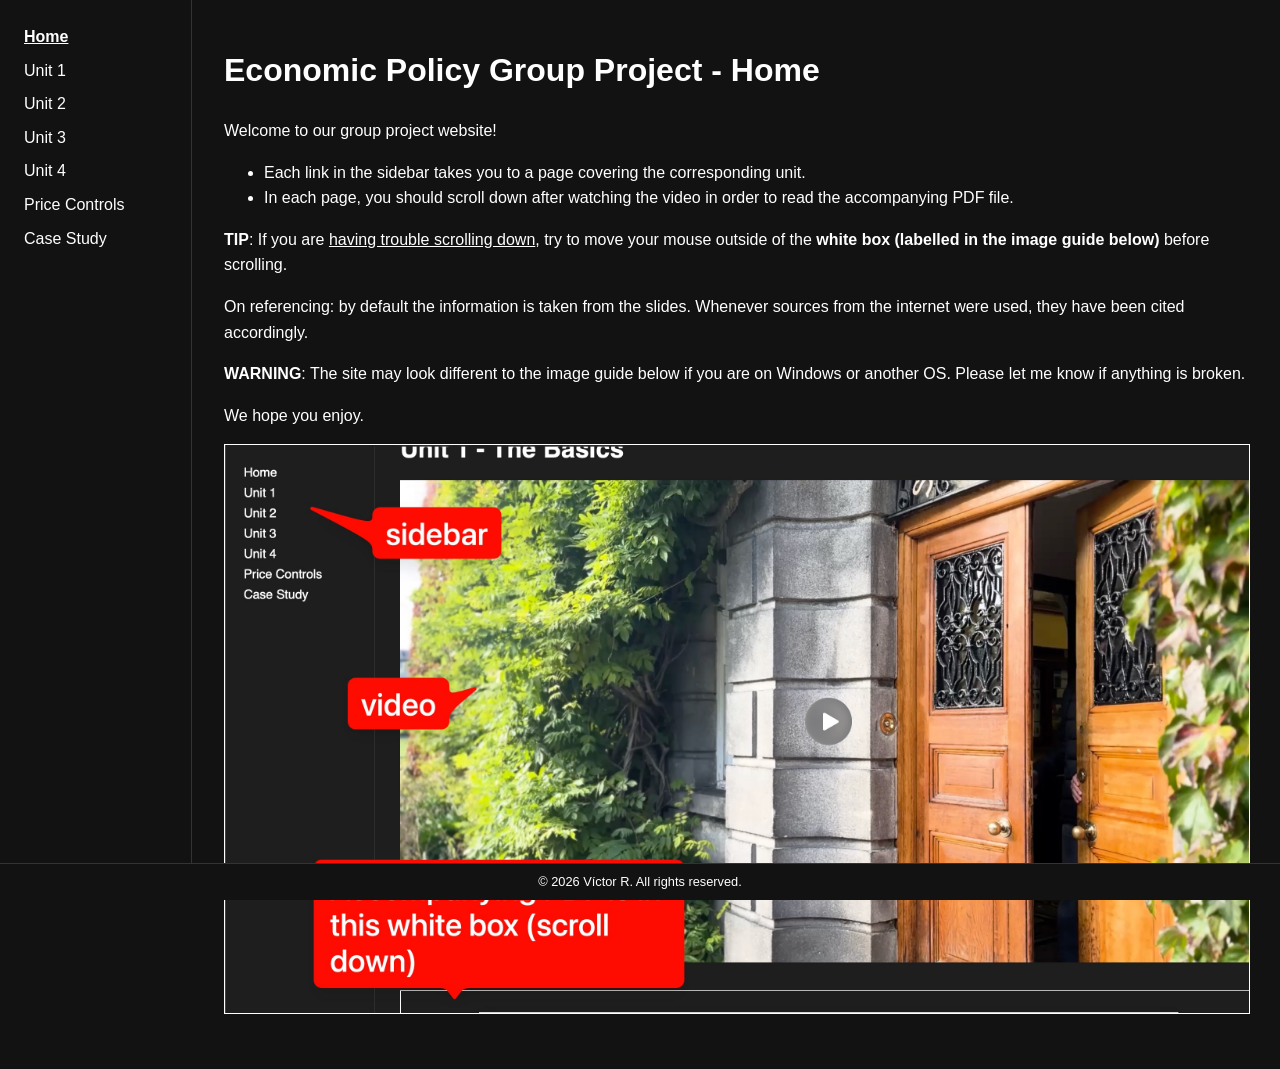
<file: index.html>
<!DOCTYPE html>
<meta charset="utf-8">
<meta name="viewport" content="width=device-width">
<title>Home</title>
<link rel="stylesheet" href="style.css">
<nav>
    <u><b><a href="index.html">Home</a></b></u>
    <a href="unit1.html">Unit 1</a>
    <a href="unit2.html">Unit 2</a>
    <a href="unit3.html">Unit 3</a>
    <a href="unit4.html">Unit 4</a>
    <a href="price-controls.html">Price Controls</a>
    <a href="case-study.html">Case Study</a>
</nav>
<main>
  <h1>Economic Policy Group Project - Home</h1>
  <p>Welcome to our group project website!</p>
    <ul>
      <li>Each link in 
    the sidebar takes you to a page covering the corresponding unit.</li>
      <li>In each page, you should scroll down after watching the video 
    in order to read the accompanying PDF file.</li>
    </ul>

  <p>
  <b>TIP</b>: If you are <u>having trouble scrolling down</u>, try to move your 
  mouse outside of the <b>white box (labelled in the image guide 
    below)</b> before scrolling. <br>
  </p>
  
  <p>
    On referencing: by default the information is taken from the slides. Whenever sources from the internet
    were used, they have been cited accordingly. 
  </p>
  
  <p>
    <b>WARNING</b>: The site may look different to the image guide below if you are on Windows or another OS. Please let me know if anything is broken.
  </p>

  <p>We hope you enjoy.</p>

  <img src="assets/guide.jpeg" alt="Image guide">
</main>
<footer>© 2026 Víctor R. All rights reserved.</footer>
</file>
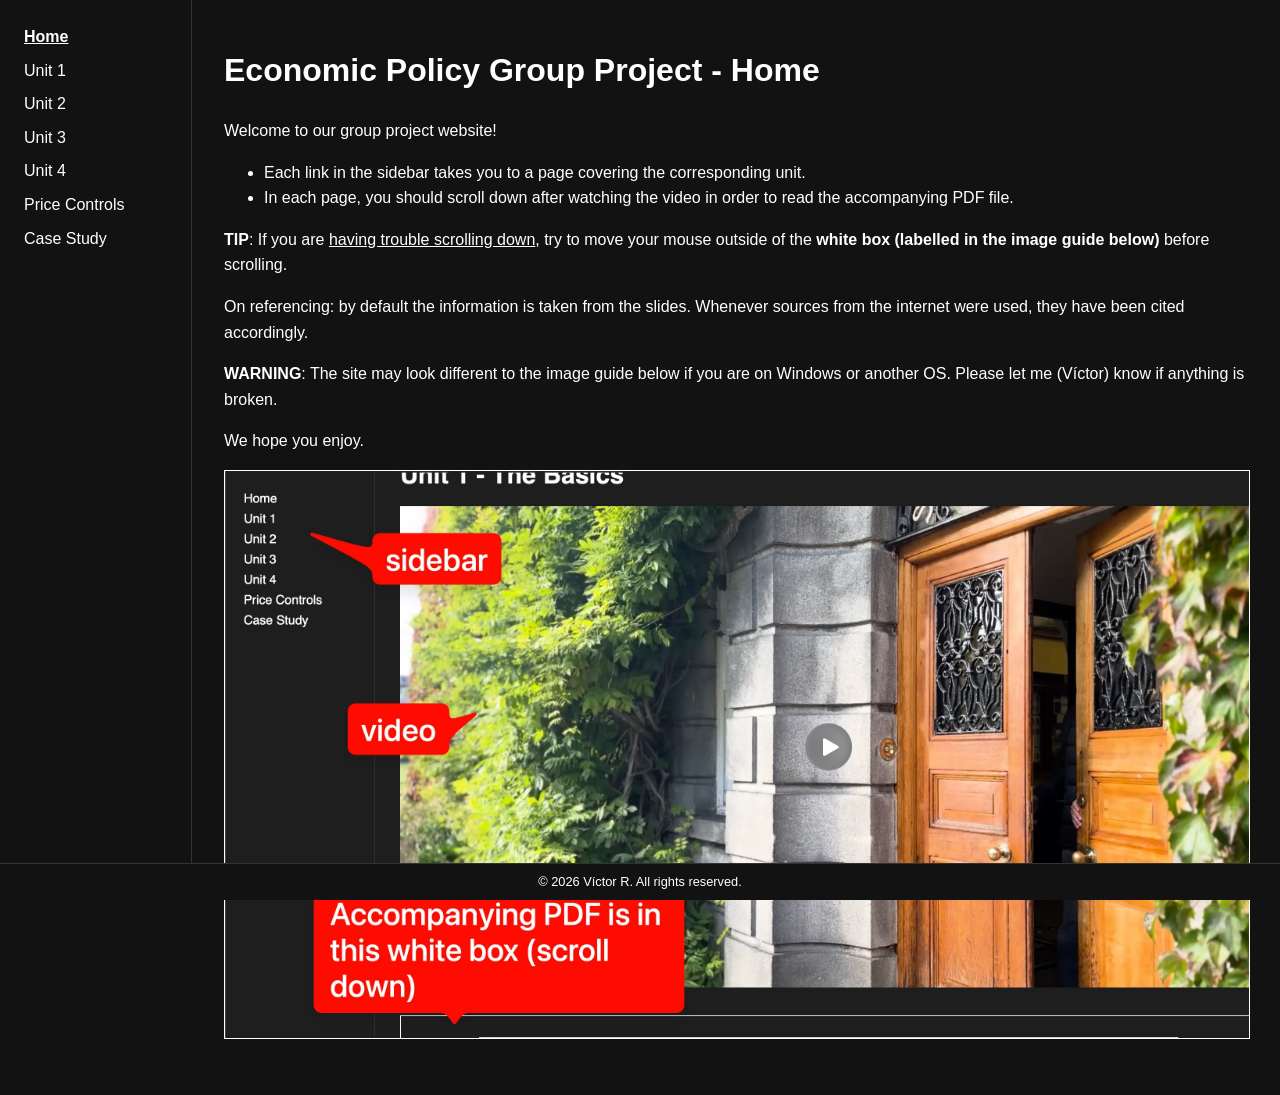
<file: src/index.html>
<!DOCTYPE html>
<meta charset="utf-8">
<meta name="viewport" content="width=device-width">
<title>Home</title>
<link rel="stylesheet" href="style.css">
<nav>
    <u><b><a href="index.html">Home</a></b></u>
    <a href="unit1.html">Unit 1</a>
    <a href="unit2.html">Unit 2</a>
    <a href="unit3.html">Unit 3</a>
    <a href="unit4.html">Unit 4</a>
    <a href="price-controls.html">Price Controls</a>
    <a href="case-study.html">Case Study</a>
</nav>
<main>
  <h1>Economic Policy Group Project - Home</h1>
  <p>Welcome to our group project website!</p>
    <ul>
      <li>Each link in 
    the sidebar takes you to a page covering the corresponding unit.</li>
      <li>In each page, you should scroll down after watching the video 
    in order to read the accompanying PDF file.</li>
    </ul>

  <p>
  <b>TIP</b>: If you are <u>having trouble scrolling down</u>, try to move your 
  mouse outside of the <b>white box (labelled in the image guide 
    below)</b> before scrolling. <br>
  </p>
  
  <p>
    On referencing: by default the information is taken from the slides. Whenever sources from the internet
    were used, they have been cited accordingly. 
  </p>
  
  <p>
    <b>WARNING</b>: The site may look different to the image guide below if you are on Windows or another OS. Please let me (Víctor) know if anything is broken.
  </p>

  <p>We hope you enjoy.</p>

  <img src="../assets/guide.jpeg" alt="Image guide">
</main>
<footer>© 2026 Víctor R. All rights reserved.</footer>
</file>
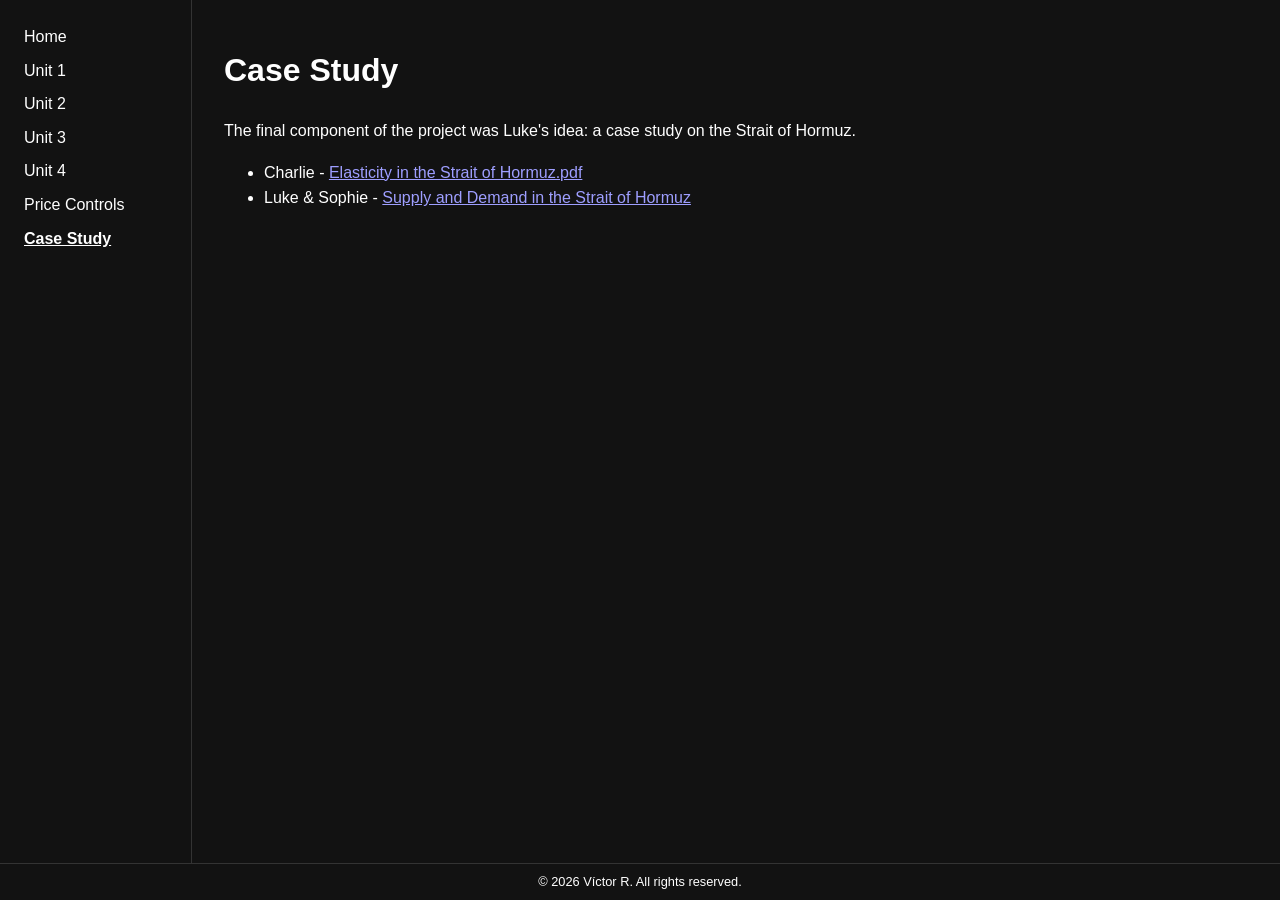
<file: case-study.html>
<!DOCTYPE html>
<meta charset="utf-8">
<meta name="viewport" content="width=device-width">
<title>Case Study</title>
<link rel="stylesheet" href="style.css">
<nav>
    <a href="index.html">Home</a>
    <a href="unit1.html">Unit 1</a>
    <a href="unit2.html">Unit 2</a>
    <a href="unit3.html">Unit 3</a>
    <a href="unit4.html">Unit 4</a>
    <a href="price-controls.html">Price Controls</a>
    <u><b><a href="case-study.html">Case Study</a></b></u>
</nav>
<main>
  <h1>Case Study</h1>
  <p>The final component of the project was Luke's idea: a case study on the Strait of Hormuz.</p>
  <ul>
    <li>
      Charlie - <a href="pdf/Elasticity in the Strait of Hormuz.pdf" target="_blank">Elasticity in the Strait of Hormuz.pdf</a>
    </li>

    <li>
      Luke & Sophie - <a href="pdf/Supply and Demand in the Strait of Hormuz.pdf" target="_blank">Supply and Demand in the Strait of Hormuz</a>
    </li>

  </ul>
</main>
<footer>© 2026 Víctor R. All rights reserved.</footer>
</file>
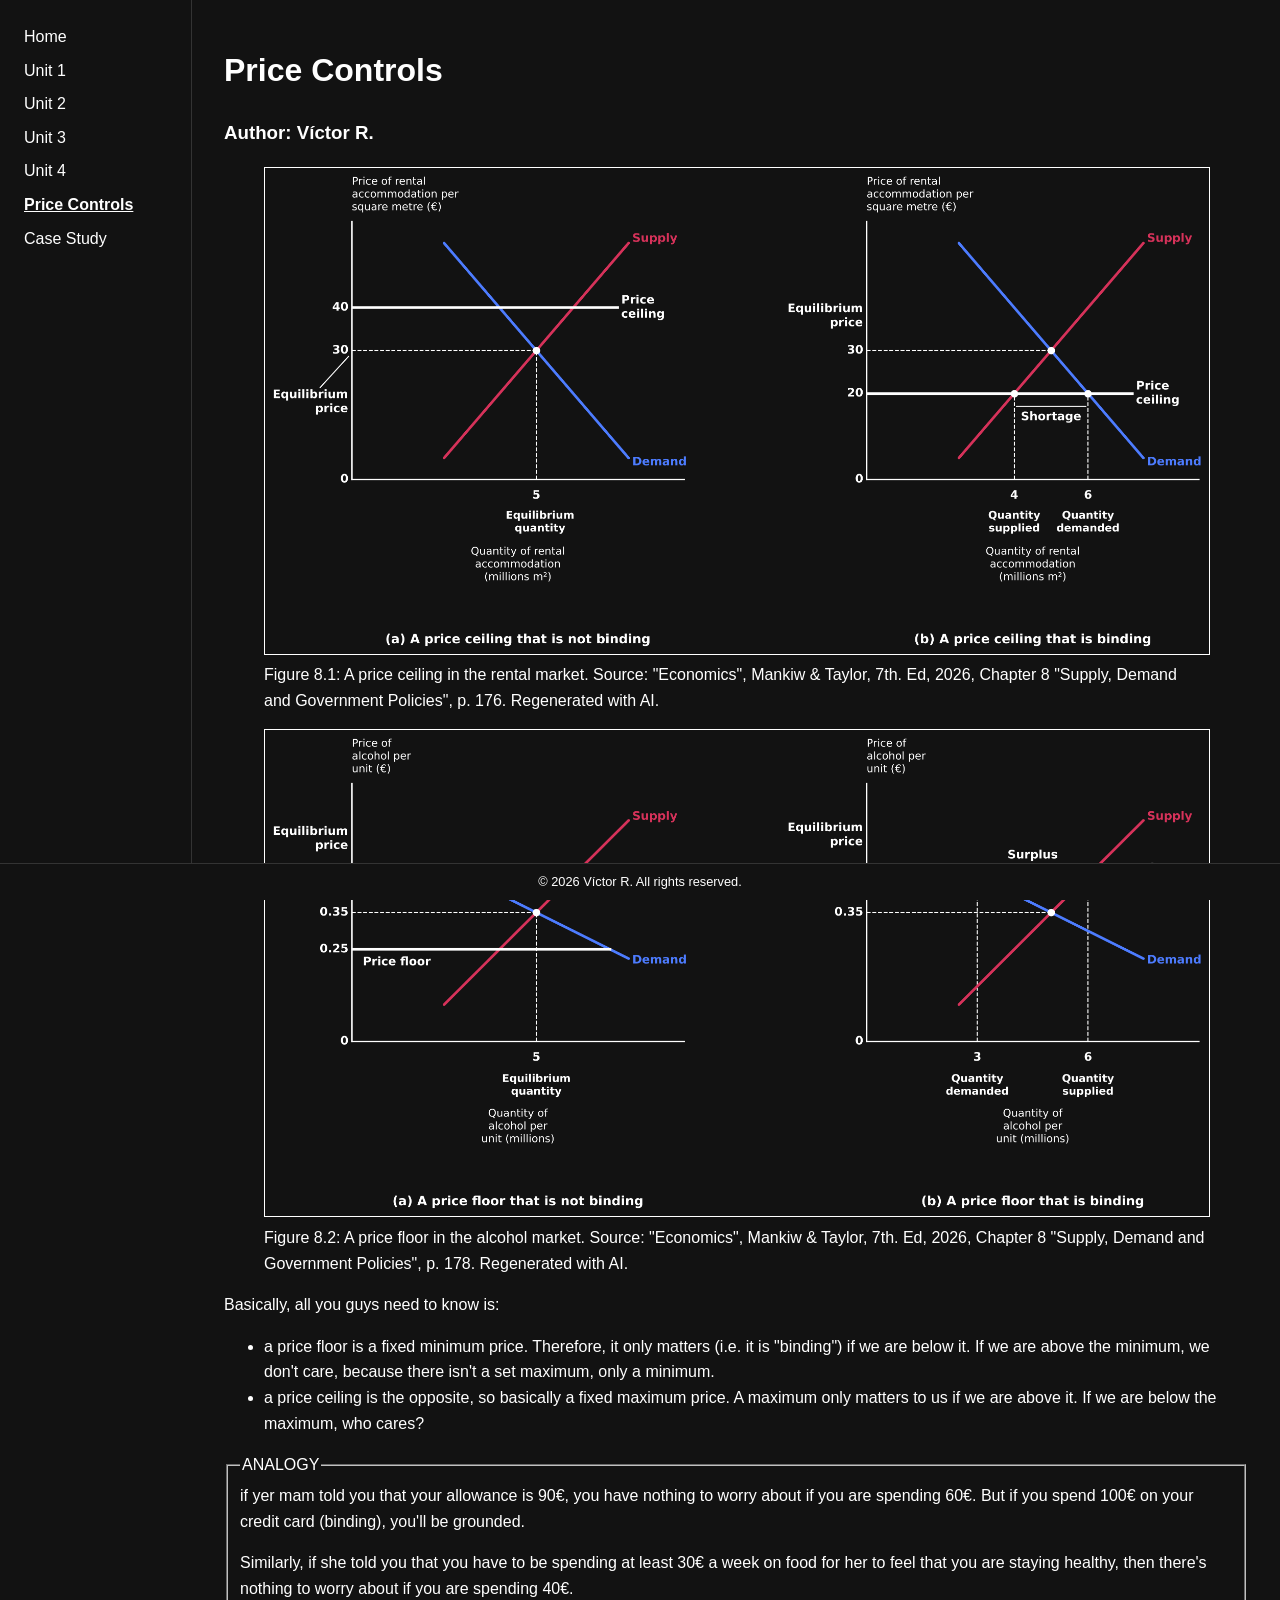
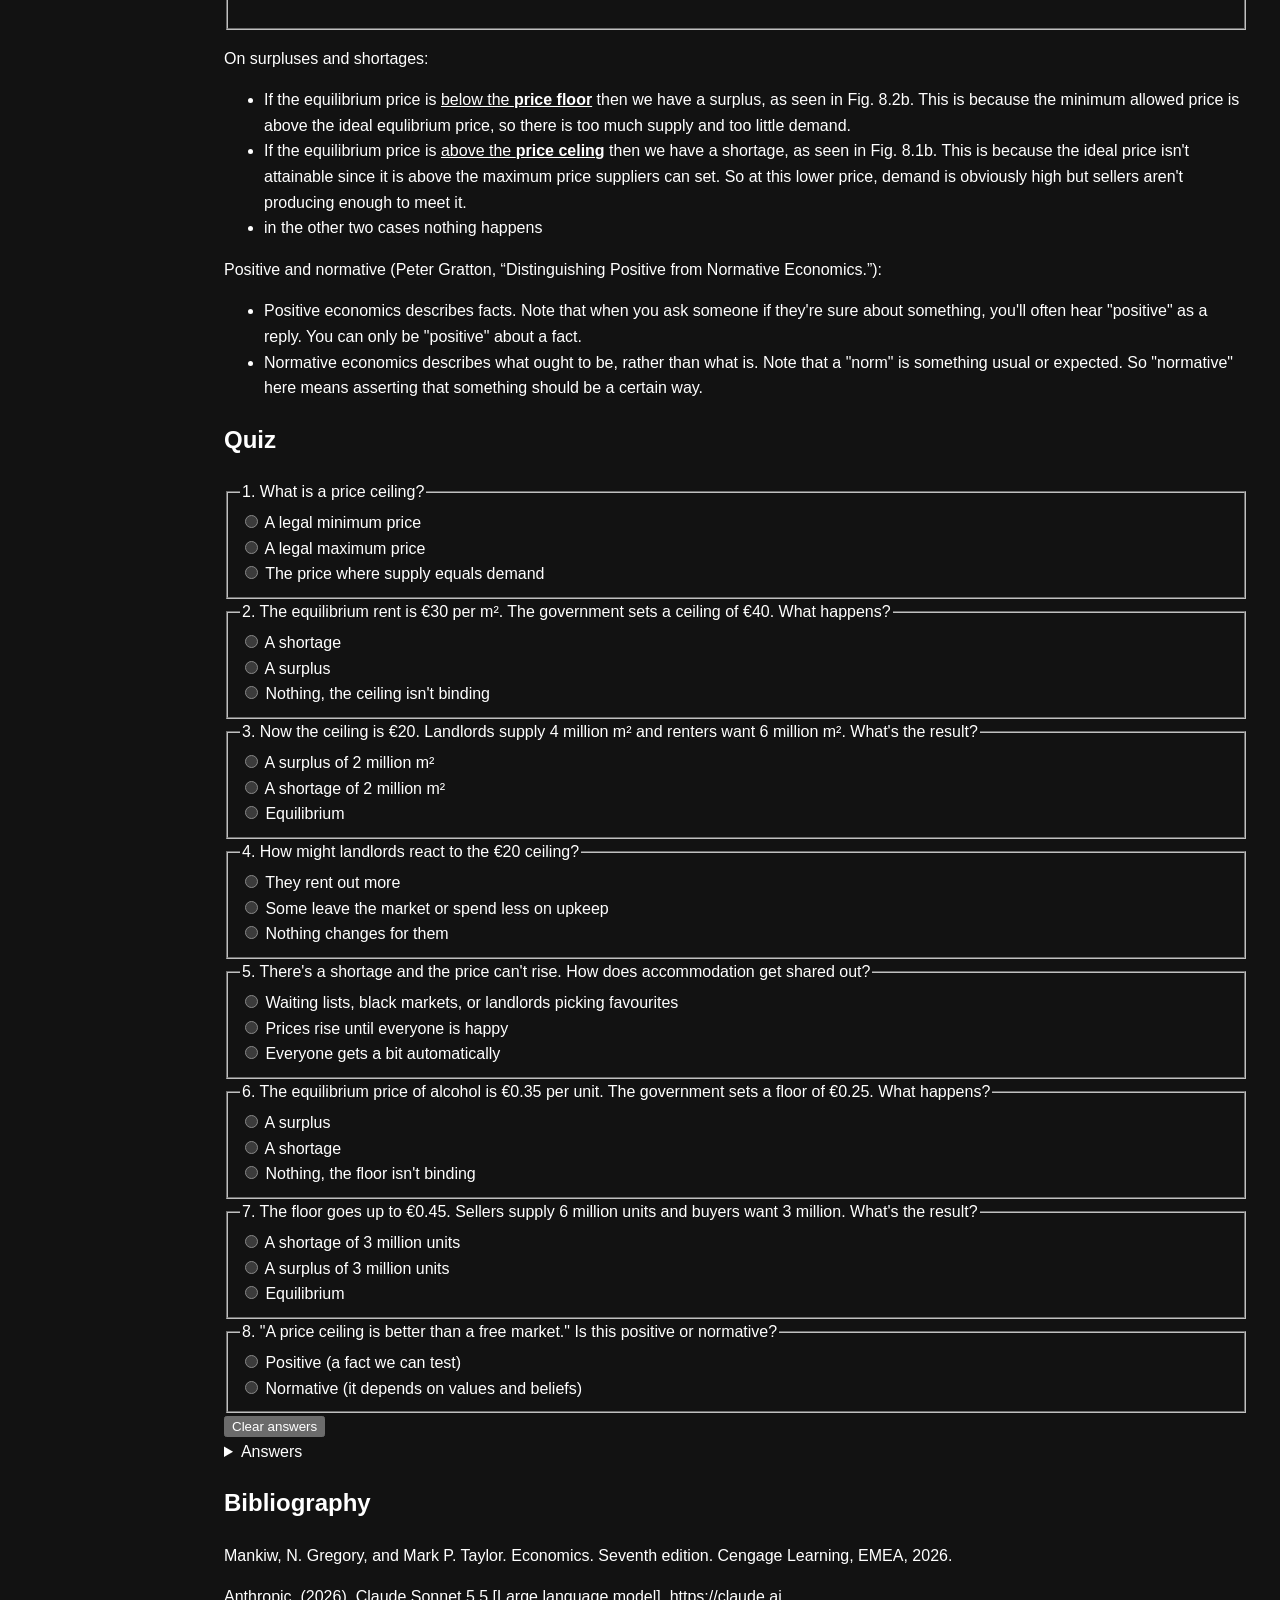
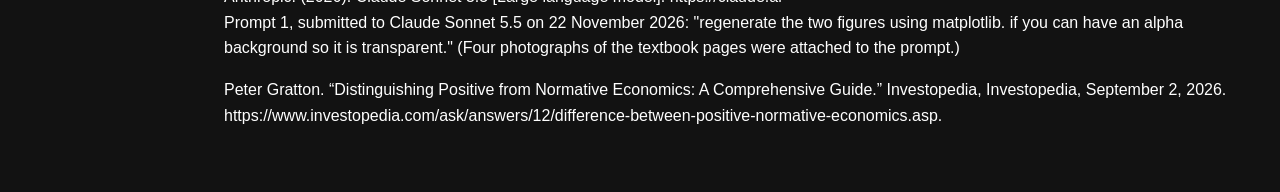
<file: price-controls.html>
<!DOCTYPE html>
<meta charset="utf-8">
<meta name="viewport" content="width=device-width">
<title>Price Controls</title>
<link rel="stylesheet" href="style.css">

<nav>
  <a href="index.html">Home</a>
  <a href="unit1.html">Unit 1</a>
  <a href="unit2.html">Unit 2</a>
  <a href="unit3.html">Unit 3</a>
  <a href="unit4.html">Unit 4</a>
  <u><b><a href="price-controls.html">Price Controls</a></b></u>
  <a href="case-study.html">Case Study</a>
</nav>

<main>
  <h1>Price Controls</h1>
  <h3>Author: Víctor R.</h3>

  <figure>
    <img src="assets/figure_8_1_price_ceiling.png" alt="Figure 8.1: a rent market with a price ceiling that is not binding (a) and one that is binding (b)">
    <figcaption>Figure 8.1: A price ceiling in the rental market. Source: "Economics", Mankiw & Taylor, 
    7th. Ed, 2026, Chapter 8 "Supply, Demand and Government Policies", p. 176. Regenerated with AI.</figcaption>
  </figure>

  <figure>
    <img src="assets/figure_8_2_price_floor.png" alt="Figure 8.2: an alcohol market with a price floor that is not binding (a) and one that is binding (b)">
    <figcaption>Figure 8.2: A price floor in the alcohol market. Source: "Economics", Mankiw & Taylor, 
    7th. Ed, 2026, Chapter 8 "Supply, Demand and Government Policies", p. 178. Regenerated with AI.</figcaption>
  </figure>

  <p>Basically, all you guys need to know is:
    <ul>
      <li>a price floor is a fixed minimum price. Therefore, it only matters (i.e. it is "binding") if we are below it. 
        If we are above the minimum, we don't care, because there isn't a set maximum, only a minimum.
      </li>
      <li>a price ceiling is the opposite, so basically a fixed maximum price. A maximum only matters to us if we are
        above it. If we are below the maximum, who cares?
      </li>
    </ul>
  </p>
    

  <fieldset>
    
    <legend>ANALOGY</legend>
      if yer mam told you that your allowance is 90€, you have nothing to worry about if you are
      spending 60€. But if you spend 100€ on your credit card (binding), you'll be grounded.
    </p>

    <p> 
      Similarly, if she told you that you have to be spending at least 30€ a week on food for her to feel that 
      you are staying healthy, then there's nothing to worry about if you are spending 40€.
    </p>

  </fieldset>

  <p>
    On surpluses and shortages:
    <ul>
      <li>
        If the equilibrium price is <u>below the <b>price floor</b></u> then we have a surplus, as seen in Fig. 8.2b. 
      This is because the minimum allowed price is above the ideal equlibrium price, so there is
      too much supply and too little demand.
    </li>

    <li>
      If the equilibrium price is <u>above the <b>price celing</b></u> then we have a shortage, as seen in Fig. 8.1b.
      This is because the ideal price isn't attainable since it is above the maximum price suppliers can set. 
      So at this lower price, demand is obviously high but sellers aren't producing enough to meet it. 
    </li>

    <li>in the other two cases nothing happens</li>
    </ul>
  </p>

  <p>
    Positive and normative (Peter Gratton, “Distinguishing Positive from Normative Economics.”):
    <ul>
      <li>
        Positive economics describes facts. Note that when you ask someone if they're sure about 
        something, you'll often hear "positive" as a reply. You can only be "positive" about a fact. 
      </li>
      <li>
        Normative economics describes what ought to be, rather than what is. Note that a "norm" is
        something usual or expected. So "normative" here means asserting that something should
        be a certain way. 
      </li>
    </ul>
  </p>      

  <h2>Quiz</h2>

  <form>
    <fieldset>
      <legend>1. What is a price ceiling?</legend>
      <label><input type="radio" name="q1"> A legal minimum price</label><br>
      <label><input type="radio" name="q1"> A legal maximum price</label><br>
      <label><input type="radio" name="q1"> The price where supply equals demand</label>
    </fieldset>

    <fieldset>
      <legend>2. The equilibrium rent is €30 per m². The government sets a ceiling of €40. What happens?</legend>
      <label><input type="radio" name="q2"> A shortage</label><br>
      <label><input type="radio" name="q2"> A surplus</label><br>
      <label><input type="radio" name="q2"> Nothing, the ceiling isn't binding</label>
    </fieldset>

    <fieldset>
      <legend>3. Now the ceiling is €20. Landlords supply 4 million m² and renters want 6 million m². What's the result?</legend>
      <label><input type="radio" name="q3"> A surplus of 2 million m²</label><br>
      <label><input type="radio" name="q3"> A shortage of 2 million m²</label><br>
      <label><input type="radio" name="q3"> Equilibrium</label>
    </fieldset>

    <fieldset>
      <legend>4. How might landlords react to the €20 ceiling?</legend>
      <label><input type="radio" name="q4"> They rent out more</label><br>
      <label><input type="radio" name="q4"> Some leave the market or spend less on upkeep</label><br>
      <label><input type="radio" name="q4"> Nothing changes for them</label>
    </fieldset>

    <fieldset>
      <legend>5. There's a shortage and the price can't rise. How does accommodation get shared out?</legend>
      <label><input type="radio" name="q5"> Waiting lists, black markets, or landlords picking favourites</label><br>
      <label><input type="radio" name="q5"> Prices rise until everyone is happy</label><br>
      <label><input type="radio" name="q5"> Everyone gets a bit automatically</label>
    </fieldset>

    <fieldset>
      <legend>6. The equilibrium price of alcohol is €0.35 per unit. The government sets a floor of €0.25. What happens?</legend>
      <label><input type="radio" name="q6"> A surplus</label><br>
      <label><input type="radio" name="q6"> A shortage</label><br>
      <label><input type="radio" name="q6"> Nothing, the floor isn't binding</label>
    </fieldset>

    <fieldset>
      <legend>7. The floor goes up to €0.45. Sellers supply 6 million units and buyers want 3 million. What's the result?</legend>
      <label><input type="radio" name="q7"> A shortage of 3 million units</label><br>
      <label><input type="radio" name="q7"> A surplus of 3 million units</label><br>
      <label><input type="radio" name="q7"> Equilibrium</label>
    </fieldset>

    <fieldset>
      <legend>8. "A price ceiling is better than a free market." Is this positive or normative?</legend>
      <label><input type="radio" name="q8"> Positive (a fact we can test)</label><br>
      <label><input type="radio" name="q8"> Normative (it depends on values and beliefs)</label>
    </fieldset>

    <input type="reset" value="Clear answers">
  </form>

  <details>
    <summary>Answers</summary>
    <ol>
      <li>A legal maximum price (Mankiw and Taylor, Economics.)</li>
      <li>Nothing, the ceiling isn't binding</li>
      <li>A shortage of 2 million m²</li>
      <li>Some leave the market or spend less on upkeep</li>
      <li>Waiting lists, black markets, or landlords picking favourites</li>
      <li>Nothing, the floor isn't binding</li>
      <li>A surplus of 3 million units</li>
      <li>Normative (it depends on values and beliefs)</li>
    </ol>
  </details>

  <h2>Bibliography</h2>
  <p>
    Mankiw, N. Gregory, and Mark P. Taylor. Economics. Seventh edition. Cengage Learning, 
    EMEA, 2026.
  </p>
  <p>
    Anthropic. (2026). Claude Sonnet 5.5 [Large language model]. https://claude.ai <br>
    Prompt 1, submitted to Claude Sonnet 5.5 on 22 November 2026: "regenerate the two 
    figures using matplotlib. if you can have an alpha background so it is transparent."
    (Four photographs of the textbook pages were attached to the prompt.)
  </p>
  <p>
    Peter Gratton. “Distinguishing Positive from Normative Economics: A Comprehensive Guide.”
     Investopedia, Investopedia, September 2, 2026. https://www.investopedia.com/ask/answers/12/difference-between-positive-normative-economics.asp.
  </p>
</main>

<footer>© 2026 Víctor R. All rights reserved.</footer>
</file>
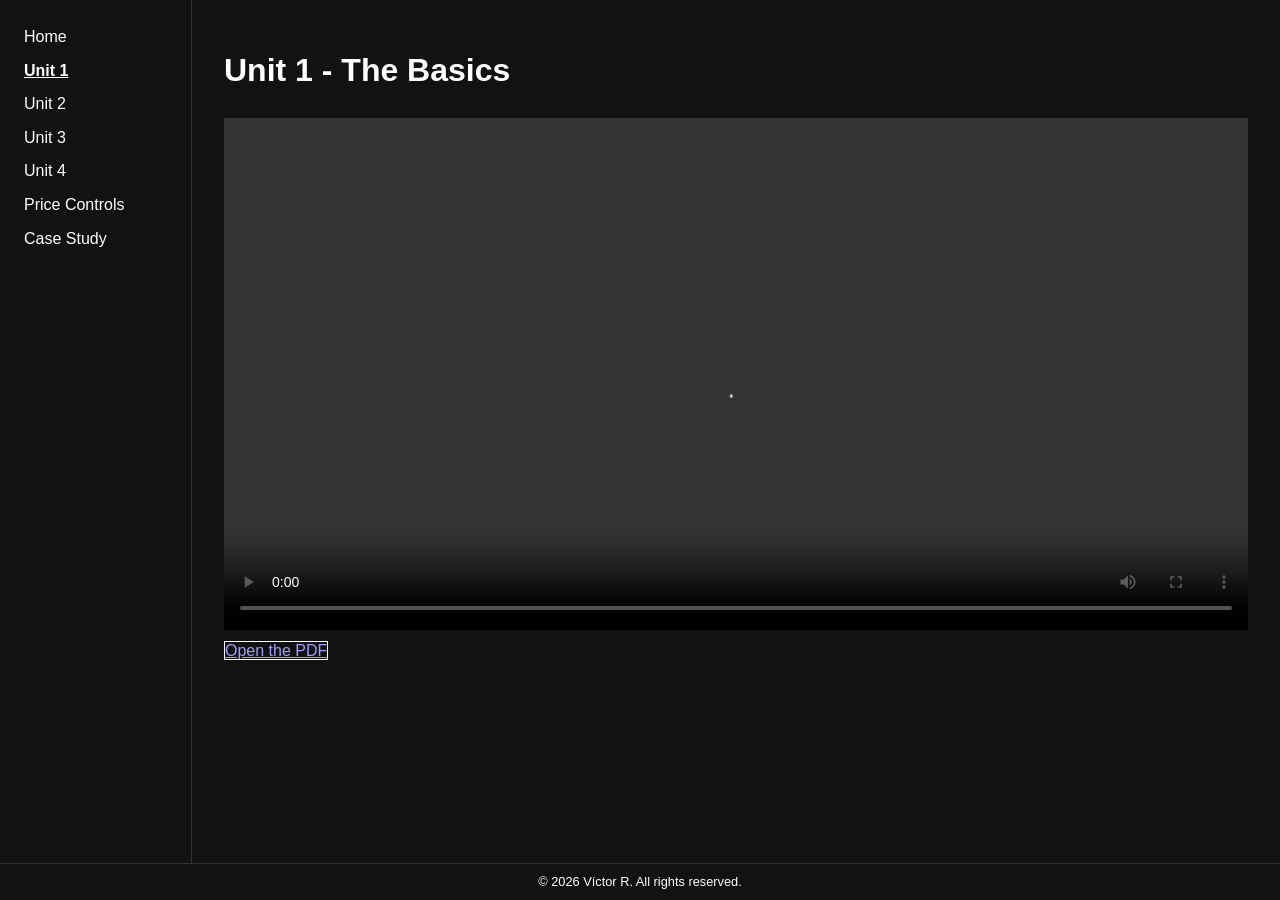
<file: unit1.html>
<!DOCTYPE html>
<meta charset="utf-8">
<meta name="viewport" content="width=device-width">
<title>Unit 1 - The Basics</title>
<link rel="stylesheet" href="style.css">
<nav>
    <a href="index.html">Home</a>
    <u><b><a href="unit1.html">Unit 1</a></b></u>
    <a href="unit2.html">Unit 2</a>
    <a href="unit3.html">Unit 3</a>
    <a href="unit4.html">Unit 4</a>
    <a href="price-controls.html">Price Controls</a>
    <a href="case-study.html">Case Study</a>
</nav>
<main>
  <h1>Unit 1 - The Basics</h1>
  <video controls src="video/unit1.mp4"></video>
  <object data="pdf/unit1.pdf" type="application/pdf"><a href="unit1.pdf">Open the PDF</a></object>
</main>
<footer>© 2026 Víctor R. All rights reserved.</footer>
</file>
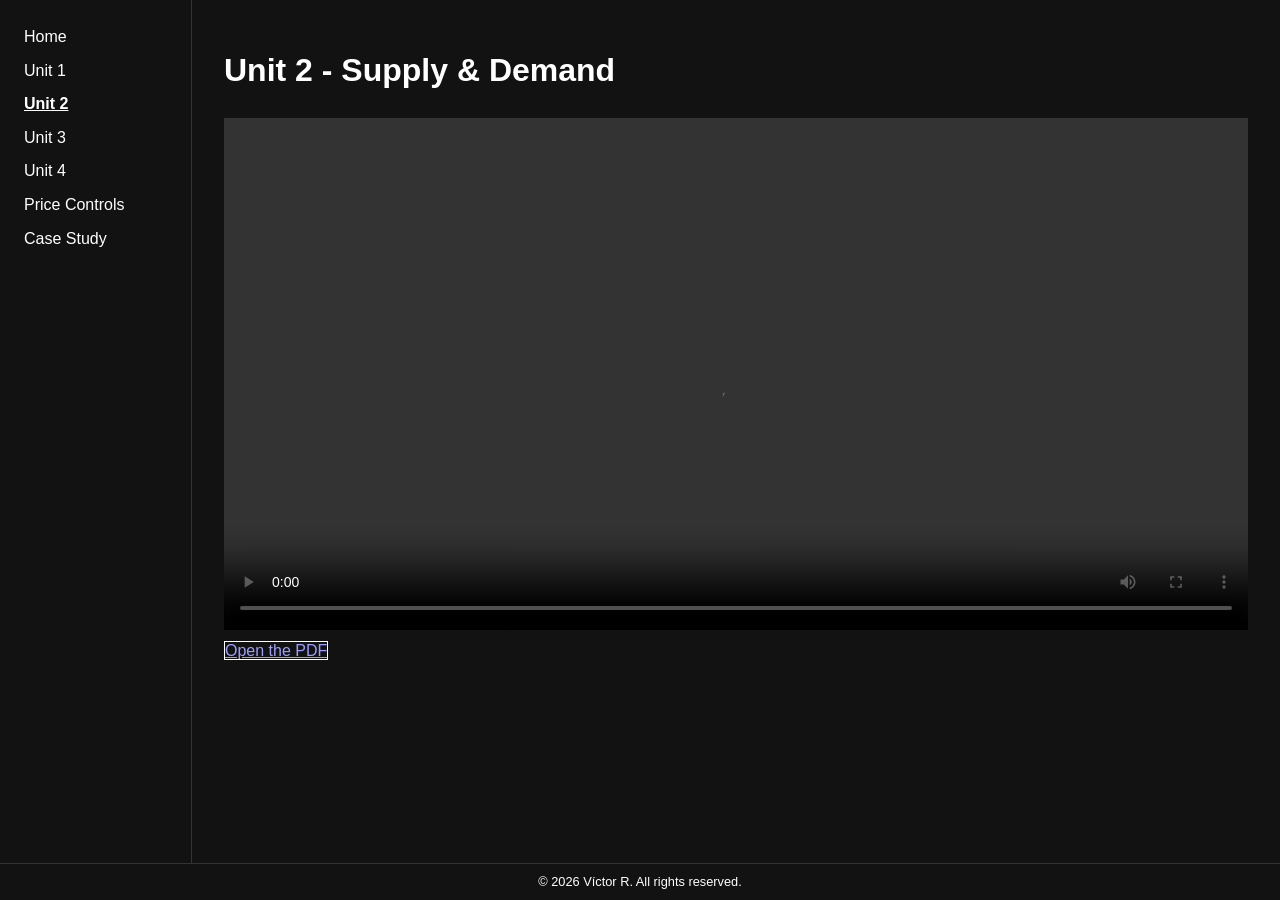
<file: unit2.html>
<!DOCTYPE html>
<meta charset="utf-8">
<meta name="viewport" content="width=device-width">
<title>Unit 2 - Supply & Demand</title>
<link rel="stylesheet" href="style.css">
<nav>
    <a href="index.html">Home</a>
    <a href="unit1.html">Unit 1</a>
    <u><b><a href="unit2.html">Unit 2</a></b></u>
    <a href="unit3.html">Unit 3</a>
    <a href="unit4.html">Unit 4</a>
    <a href="price-controls.html">Price Controls</a>
    <a href="case-study.html">Case Study</a>
</nav>
<main>
  <h1>Unit 2 - Supply & Demand</h1>
  <video controls src="video/unit2.mp4"></video>
  <object data="pdf/unit2.pdf" type="application/pdf"><a href="unit2.pdf">Open the PDF</a></object>
</main>
<footer>© 2026 Víctor R. All rights reserved.</footer>
</file>
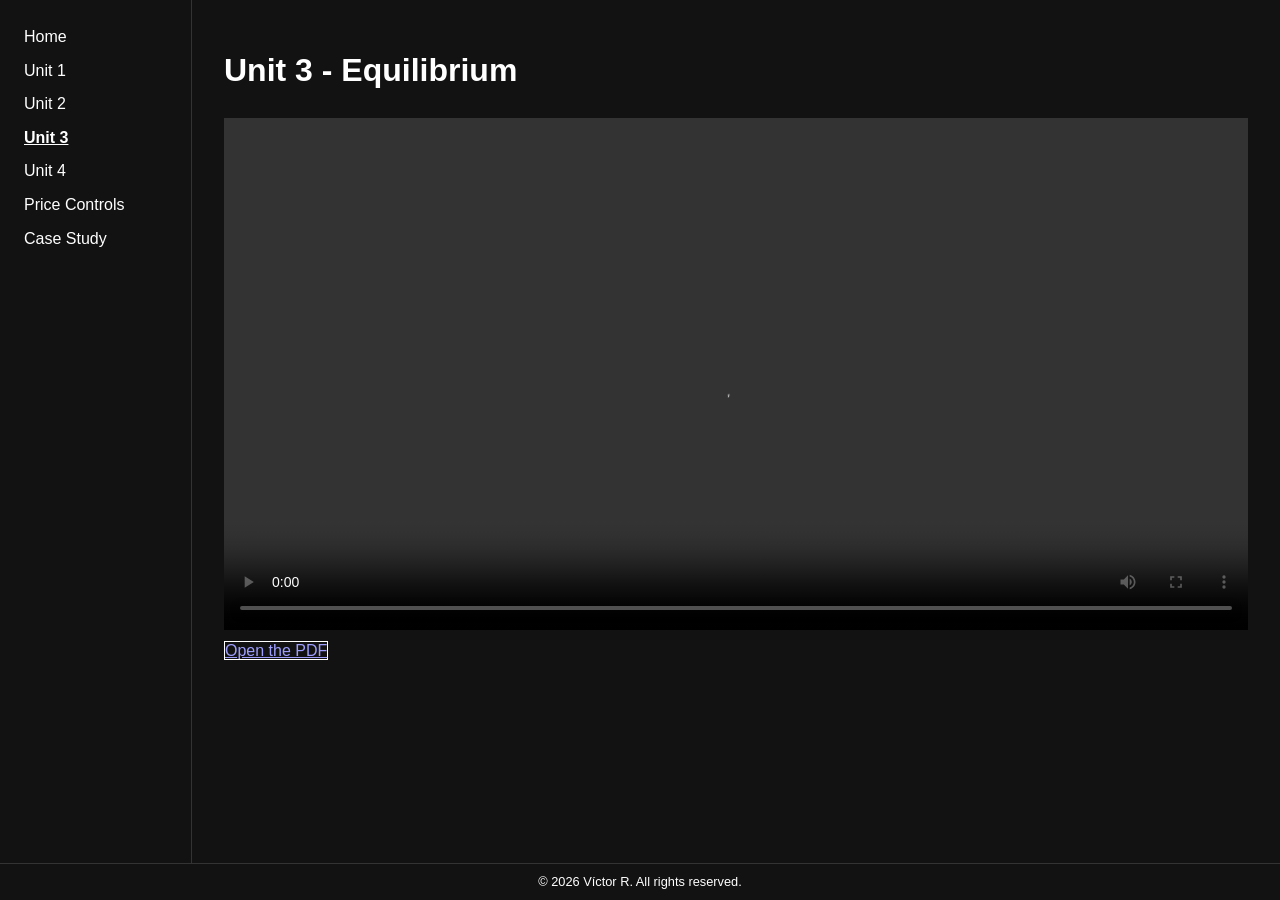
<file: unit3.html>
<!DOCTYPE html>
<meta charset="utf-8">
<meta name="viewport" content="width=device-width">
<title>Unit 3 - Equilibrium</title>
<link rel="stylesheet" href="style.css">
<nav>
    <a href="index.html">Home</a>
    <a href="unit1.html">Unit 1</a>
    <a href="unit2.html">Unit 2</a>
    <u><b><a href="unit3.html">Unit 3</a></b></u>
    <a href="unit4.html">Unit 4</a>
    <a href="price-controls.html">Price Controls</a>
    <a href="case-study.html">Case Study</a>
</nav>
<main>
  <h1>Unit 3 - Equilibrium</h1>
  <video controls src="video/unit3.mp4"></video>
  <object data="pdf/unit3.pdf" type="application/pdf"><a href="unit3.pdf">Open the PDF</a></object>
</main>
<footer>© 2026 Víctor R. All rights reserved.</footer>
</file>
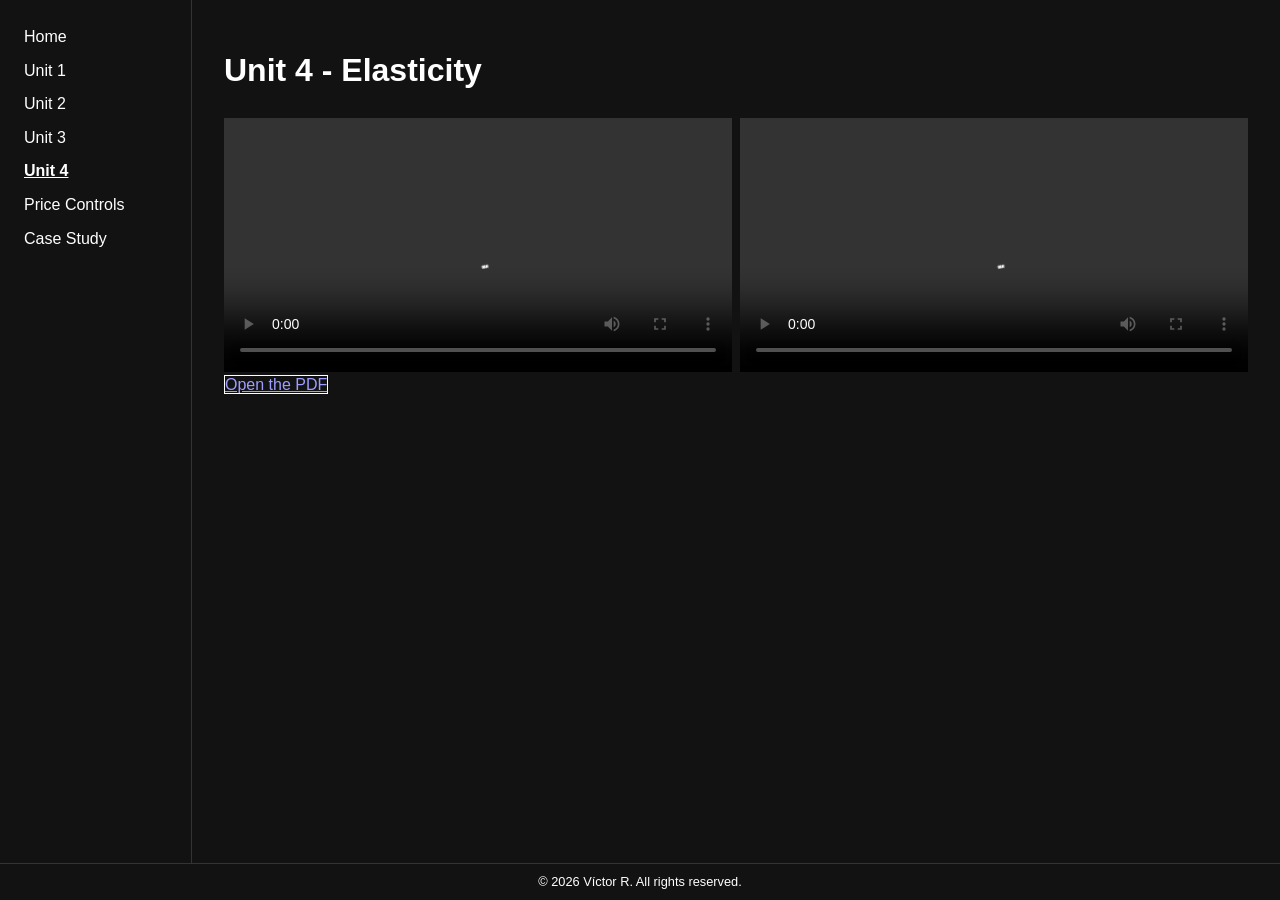
<file: unit4.html>
<!DOCTYPE html>
<meta charset="utf-8">
<meta name="viewport" content="width=device-width">
<title>Unit 4 - Elasticity</title>
<link rel="stylesheet" href="style.css">
<nav>
    <a href="index.html">Home</a>
    <a href="unit1.html">Unit 1</a>
    <a href="unit2.html">Unit 2</a>
    <a href="unit3.html">Unit 3</a>
    <u><b><a href="unit4.html">Unit 4</a></b></u>
    <a href="price-controls.html">Price Controls</a>
    <a href="case-study.html">Case Study</a>
</nav>
<main>
  <h1>Unit 4 - Elasticity</h1>
  <div class="container">
    <video controls src="video/unit4-1.mp4"></video>
    <video controls src="video/unit4-2.mp4"></video>
  </div>
  <object data="pdf/unit4.pdf" type="application/pdf"><a href="unit4.pdf">Open the PDF</a></object>
</main>
<footer>© 2026 Víctor R. All rights reserved.</footer>
</file>
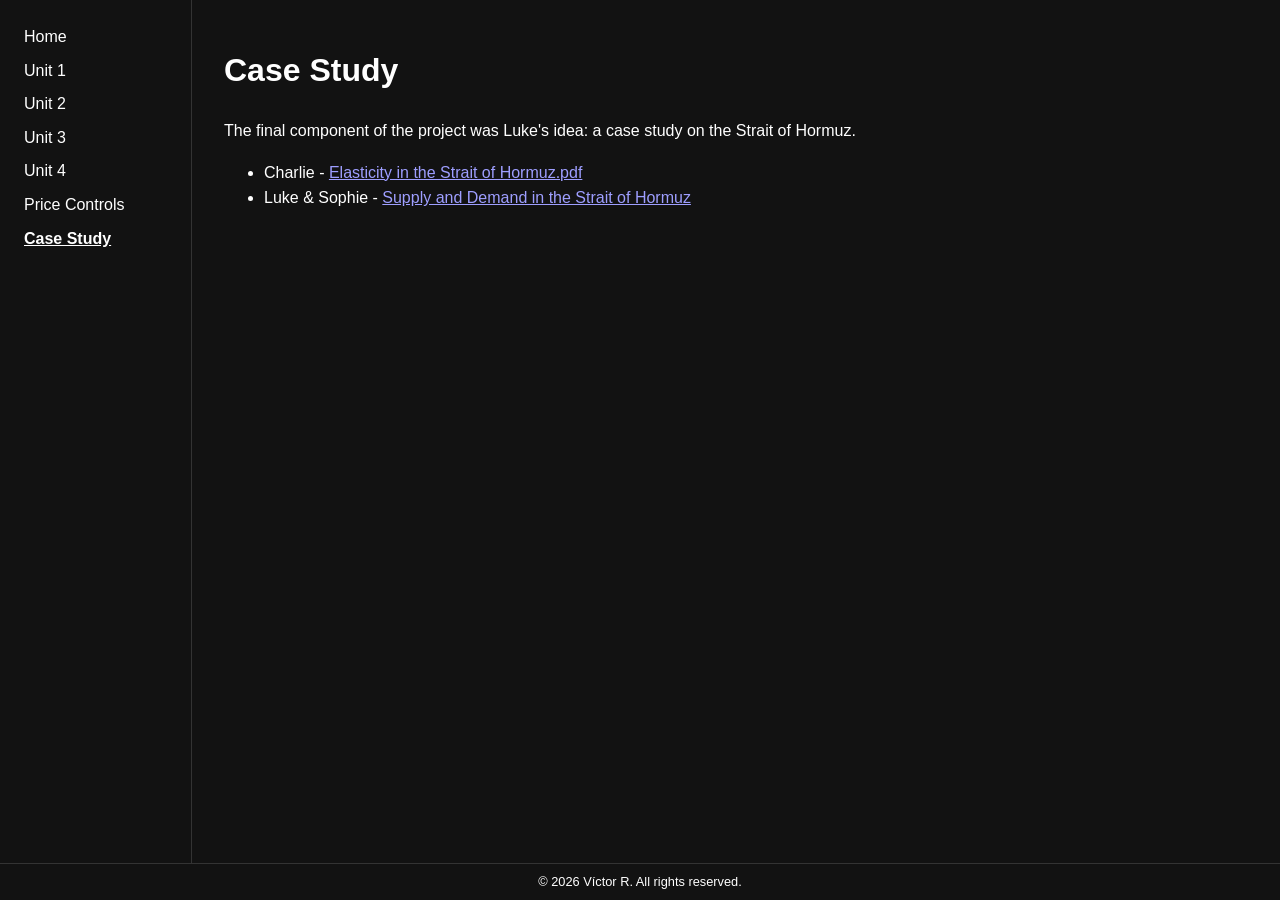
<file: src/case-study.html>
<!DOCTYPE html>
<meta charset="utf-8">
<meta name="viewport" content="width=device-width">
<title>Case Study</title>
<link rel="stylesheet" href="style.css">
<nav>
    <a href="index.html">Home</a>
    <a href="unit1.html">Unit 1</a>
    <a href="unit2.html">Unit 2</a>
    <a href="unit3.html">Unit 3</a>
    <a href="unit4.html">Unit 4</a>
    <a href="price-controls.html">Price Controls</a>
    <u><b><a href="case-study.html">Case Study</a></b></u>
</nav>
<main>
  <h1>Case Study</h1>
  <p>The final component of the project was Luke's idea: a case study on the Strait of Hormuz.</p>
  <ul>
    <li>
      Charlie - <a href="../pdf/Elasticity in the Strait of Hormuz.pdf" target="_blank">Elasticity in the Strait of Hormuz.pdf</a>
    </li>

    <li>
      Luke & Sophie - <a href="../pdf/Supply and Demand in the Strait of Hormuz.pdf" target="_blank">Supply and Demand in the Strait of Hormuz</a>
    </li>

  </ul>
</main>
<footer>© 2026 Víctor R. All rights reserved.</footer>
</file>
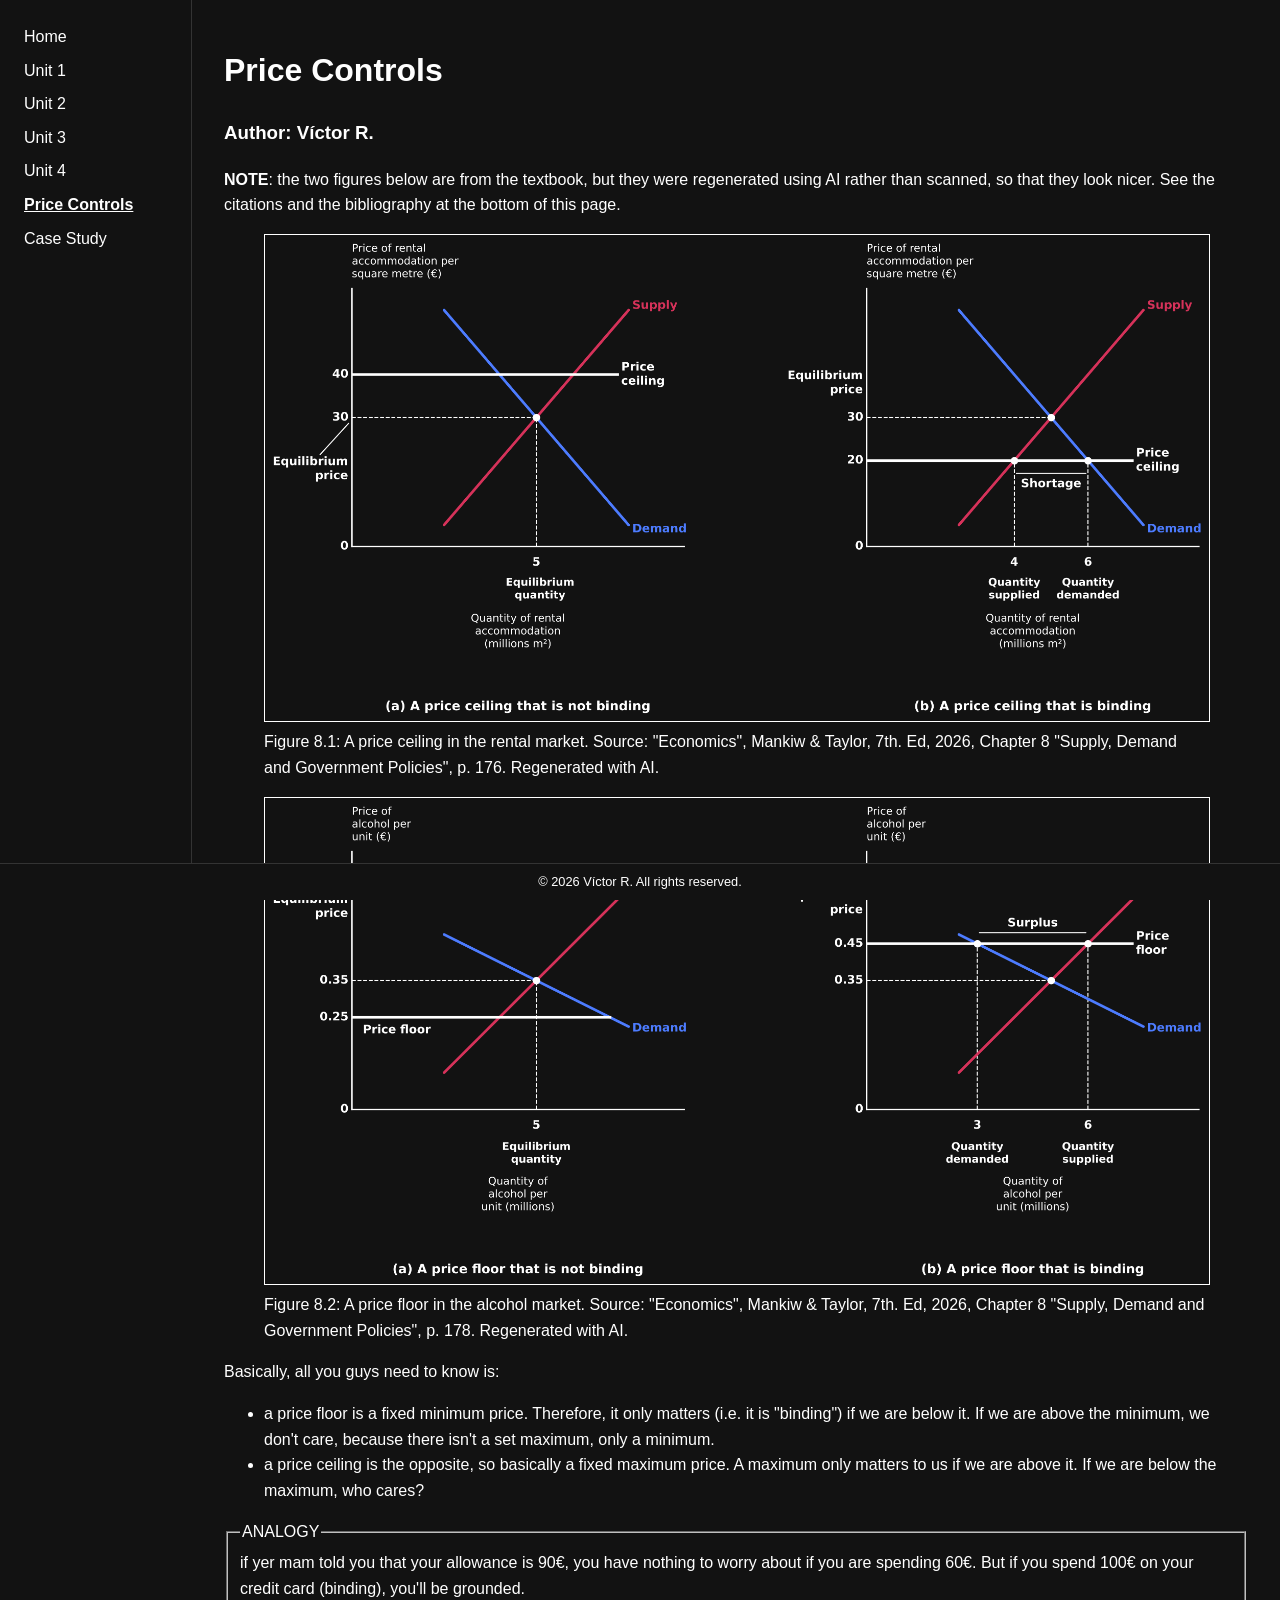
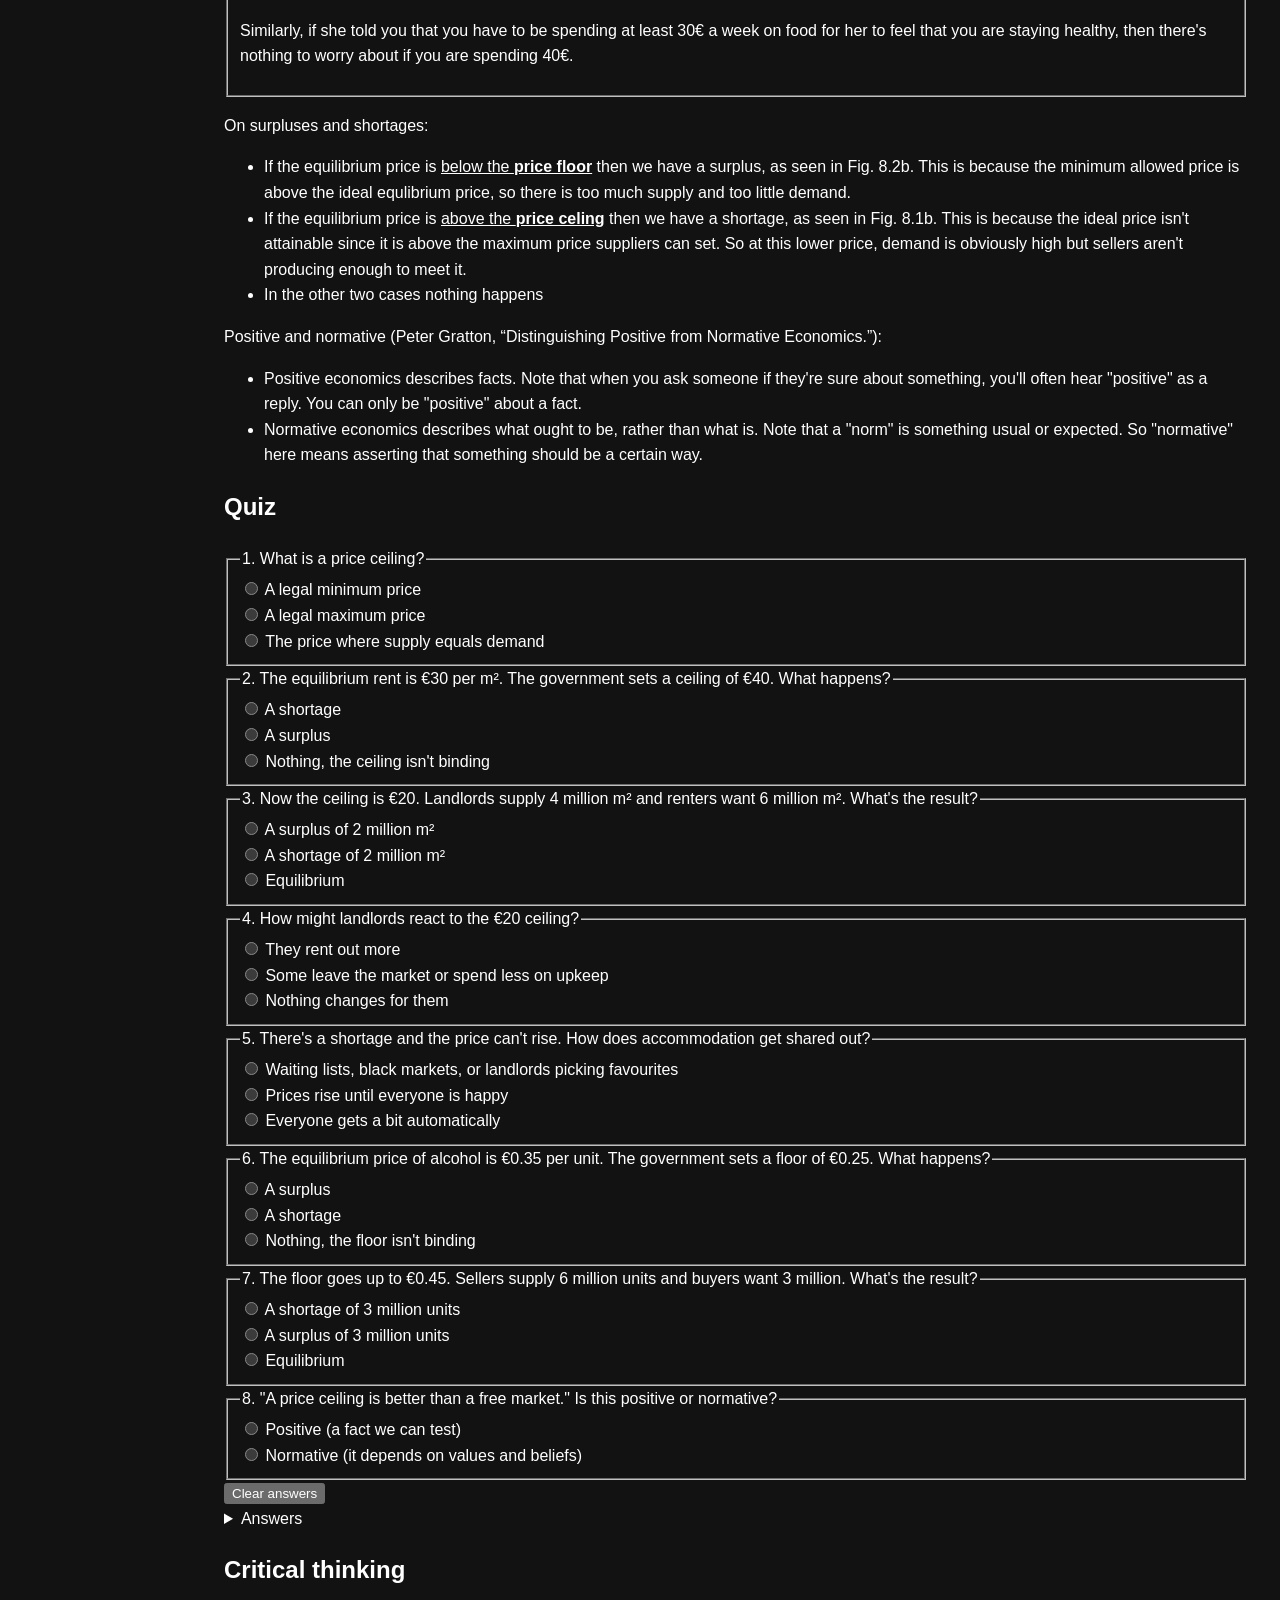
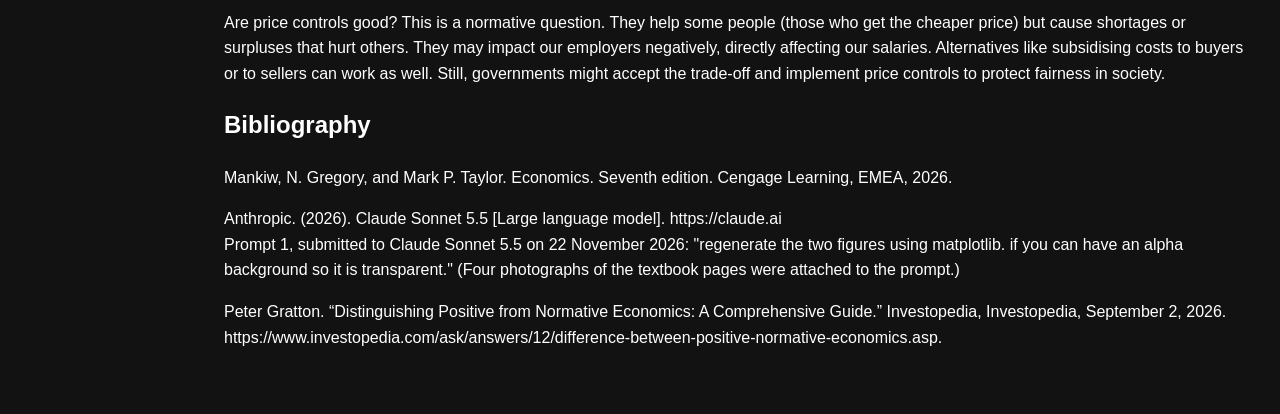
<file: src/price-controls.html>
<!DOCTYPE html>
<meta charset="utf-8">
<meta name="viewport" content="width=device-width">
<title>Price Controls</title>
<link rel="stylesheet" href="style.css">

<nav>
  <a href="index.html">Home</a>
  <a href="unit1.html">Unit 1</a>
  <a href="unit2.html">Unit 2</a>
  <a href="unit3.html">Unit 3</a>
  <a href="unit4.html">Unit 4</a>
  <u><b><a href="price-controls.html">Price Controls</a></b></u>
  <a href="case-study.html">Case Study</a>
</nav>

<main>
  <h1>Price Controls</h1>
  <h3>Author: Víctor R.</h3>
  <p><b>NOTE</b>: the two figures below are from the textbook, but they were regenerated using AI
  rather than scanned, so that they look nicer. See the citations and the bibliography at the bottom of
  this page.</p>
  <figure>
    <img src="../assets/figure_8_1_price_ceiling.png" alt="Figure 8.1: a rent market with a price ceiling that is not binding (a) and one that is binding (b)">
    <figcaption>Figure 8.1: A price ceiling in the rental market. Source: "Economics", Mankiw & Taylor, 
    7th. Ed, 2026, Chapter 8 "Supply, Demand and Government Policies", p. 176. Regenerated with AI.</figcaption>
  </figure>

  <figure>
    <img src="../assets/figure_8_2_price_floor.png" alt="Figure 8.2: an alcohol market with a price floor that is not binding (a) and one that is binding (b)">
    <figcaption>Figure 8.2: A price floor in the alcohol market. Source: "Economics", Mankiw & Taylor, 
    7th. Ed, 2026, Chapter 8 "Supply, Demand and Government Policies", p. 178. Regenerated with AI.</figcaption>
  </figure>

  <p>Basically, all you guys need to know is:
    <ul>
      <li>a price floor is a fixed minimum price. Therefore, it only matters (i.e. it is "binding") if we are below it. 
        If we are above the minimum, we don't care, because there isn't a set maximum, only a minimum.
      </li>
      <li>a price ceiling is the opposite, so basically a fixed maximum price. A maximum only matters to us if we are
        above it. If we are below the maximum, who cares?
      </li>
    </ul>
  </p>
    

  <fieldset>
    
    <legend>ANALOGY</legend>
      if yer mam told you that your allowance is 90€, you have nothing to worry about if you are
      spending 60€. But if you spend 100€ on your credit card (binding), you'll be grounded.
    </p>

    <p> 
      Similarly, if she told you that you have to be spending at least 30€ a week on food for her to feel that 
      you are staying healthy, then there's nothing to worry about if you are spending 40€.
    </p>

  </fieldset>

  <p>
    On surpluses and shortages:
    <ul>

      <li>
        If the equilibrium price is <u>below the <b>price floor</b></u> then we have a surplus, as seen in Fig. 8.2b. 
      This is because the minimum allowed price is above the ideal equlibrium price, so there is
      too much supply and too little demand.
    </li>

    <li>
      If the equilibrium price is <u>above the <b>price celing</b></u> then we have a shortage, as seen in Fig. 8.1b.
      This is because the ideal price isn't attainable since it is above the maximum price suppliers can set. 
      So at this lower price, demand is obviously high but sellers aren't producing enough to meet it. 
    </li>

    <li>
      In the other two cases nothing happens
    </li>

    </ul>
  </p>

  <p>
    Positive and normative (Peter Gratton, “Distinguishing Positive from Normative Economics.”):
    <ul>
      <li>
        Positive economics describes facts. Note that when you ask someone if they're sure about 
        something, you'll often hear "positive" as a reply. You can only be "positive" about a fact. 
      </li>
      <li>
        Normative economics describes what ought to be, rather than what is. Note that a "norm" is
        something usual or expected. So "normative" here means asserting that something should
        be a certain way. 
      </li>
    </ul>
  </p>      

  <h2>Quiz</h2>

  <form>
    <fieldset>
      <legend>1. What is a price ceiling?</legend>
      <label><input type="radio" name="q1"> A legal minimum price</label><br>
      <label><input type="radio" name="q1"> A legal maximum price</label><br>
      <label><input type="radio" name="q1"> The price where supply equals demand</label>
    </fieldset>

    <fieldset>
      <legend>2. The equilibrium rent is €30 per m². The government sets a ceiling of €40. What happens?</legend>
      <label><input type="radio" name="q2"> A shortage</label><br>
      <label><input type="radio" name="q2"> A surplus</label><br>
      <label><input type="radio" name="q2"> Nothing, the ceiling isn't binding</label>
    </fieldset>

    <fieldset>
      <legend>3. Now the ceiling is €20. Landlords supply 4 million m² and renters want 6 million m². What's the result?</legend>
      <label><input type="radio" name="q3"> A surplus of 2 million m²</label><br>
      <label><input type="radio" name="q3"> A shortage of 2 million m²</label><br>
      <label><input type="radio" name="q3"> Equilibrium</label>
    </fieldset>

    <fieldset>
      <legend>4. How might landlords react to the €20 ceiling?</legend>
      <label><input type="radio" name="q4"> They rent out more</label><br>
      <label><input type="radio" name="q4"> Some leave the market or spend less on upkeep</label><br>
      <label><input type="radio" name="q4"> Nothing changes for them</label>
    </fieldset>

    <fieldset>
      <legend>5. There's a shortage and the price can't rise. How does accommodation get shared out?</legend>
      <label><input type="radio" name="q5"> Waiting lists, black markets, or landlords picking favourites</label><br>
      <label><input type="radio" name="q5"> Prices rise until everyone is happy</label><br>
      <label><input type="radio" name="q5"> Everyone gets a bit automatically</label>
    </fieldset>

    <fieldset>
      <legend>6. The equilibrium price of alcohol is €0.35 per unit. The government sets a floor of €0.25. What happens?</legend>
      <label><input type="radio" name="q6"> A surplus</label><br>
      <label><input type="radio" name="q6"> A shortage</label><br>
      <label><input type="radio" name="q6"> Nothing, the floor isn't binding</label>
    </fieldset>

    <fieldset>
      <legend>7. The floor goes up to €0.45. Sellers supply 6 million units and buyers want 3 million. What's the result?</legend>
      <label><input type="radio" name="q7"> A shortage of 3 million units</label><br>
      <label><input type="radio" name="q7"> A surplus of 3 million units</label><br>
      <label><input type="radio" name="q7"> Equilibrium</label>
    </fieldset>

    <fieldset>
      <legend>8. "A price ceiling is better than a free market." Is this positive or normative?</legend>
      <label><input type="radio" name="q8"> Positive (a fact we can test)</label><br>
      <label><input type="radio" name="q8"> Normative (it depends on values and beliefs)</label>
    </fieldset>

    <input type="reset" value="Clear answers">
  </form>

  <details>
    <summary>Answers</summary>
    <ol>
      <li>A legal maximum price (Mankiw and Taylor, Economics.)</li>
      <li>Nothing, the ceiling isn't binding</li>
      <li>A shortage of 2 million m²</li>
      <li>Some leave the market or spend less on upkeep</li>
      <li>Waiting lists, black markets, or landlords picking favourites</li>
      <li>Nothing, the floor isn't binding</li>
      <li>A surplus of 3 million units</li>
      <li>Normative (it depends on values and beliefs)</li>
    </ol>
  </details>

  <h2>Critical thinking</h2>
  <p>Are price controls good? This is a normative question. They help some people 
    (those who get the cheaper price) but cause shortages or surpluses that 
    hurt others. They may impact our employers negatively, directly affecting our 
    salaries. Alternatives like subsidising costs to buyers or to sellers can work
    as well. Still, governments might accept the trade-off and implement price controls 
    to protect fairness in society. 
  </p>

  <h2>Bibliography</h2>
  <p>
    Mankiw, N. Gregory, and Mark P. Taylor. Economics. Seventh edition. Cengage Learning, 
    EMEA, 2026.
  </p>
  <p>
    Anthropic. (2026). Claude Sonnet 5.5 [Large language model]. https://claude.ai <br>
    Prompt 1, submitted to Claude Sonnet 5.5 on 22 November 2026: "regenerate the two 
    figures using matplotlib. if you can have an alpha background so it is transparent."
    (Four photographs of the textbook pages were attached to the prompt.)
  </p>
  <p>
    Peter Gratton. “Distinguishing Positive from Normative Economics: A Comprehensive Guide.”
     Investopedia, Investopedia, September 2, 2026. https://www.investopedia.com/ask/answers/12/difference-between-positive-normative-economics.asp.
  </p>
</main>

<footer>© 2026 Víctor R. All rights reserved.</footer>
</file>
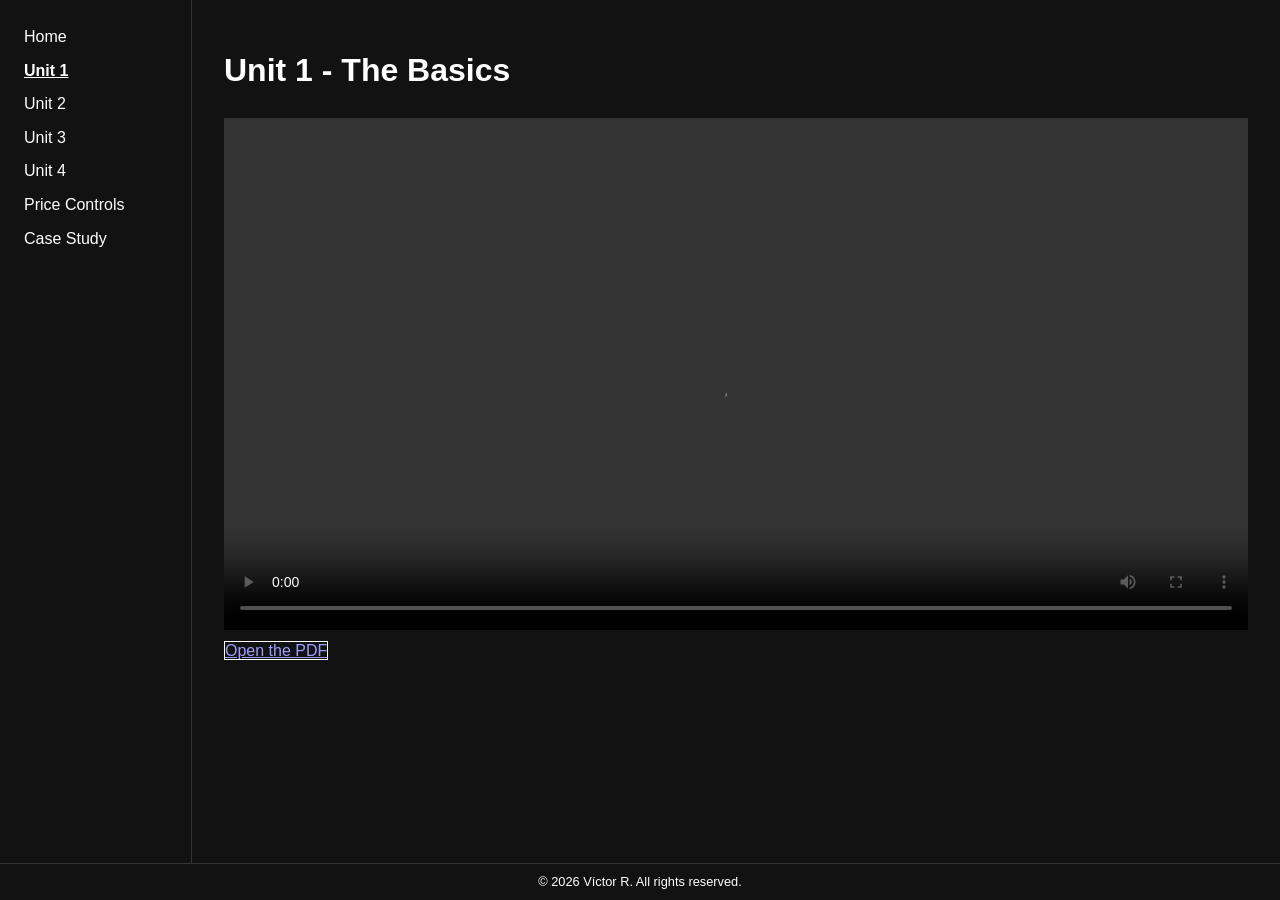
<file: src/unit1.html>
<!DOCTYPE html>
<meta charset="utf-8">
<meta name="viewport" content="width=device-width">
<title>Unit 1 - The Basics</title>
<link rel="stylesheet" href="style.css">
<nav>
    <a href="index.html">Home</a>
    <u><b><a href="unit1.html">Unit 1</a></b></u>
    <a href="unit2.html">Unit 2</a>
    <a href="unit3.html">Unit 3</a>
    <a href="unit4.html">Unit 4</a>
    <a href="price-controls.html">Price Controls</a>
    <a href="case-study.html">Case Study</a>
</nav>
<main>
  <h1>Unit 1 - The Basics</h1>
  <video controls src="../video/unit1.mp4"></video>
  <object data="../pdf/unit1.pdf" type="application/pdf"><a href="../pdf/unit1.pdf">Open the PDF</a></object>
</main>
<footer>© 2026 Víctor R. All rights reserved.</footer>
</file>
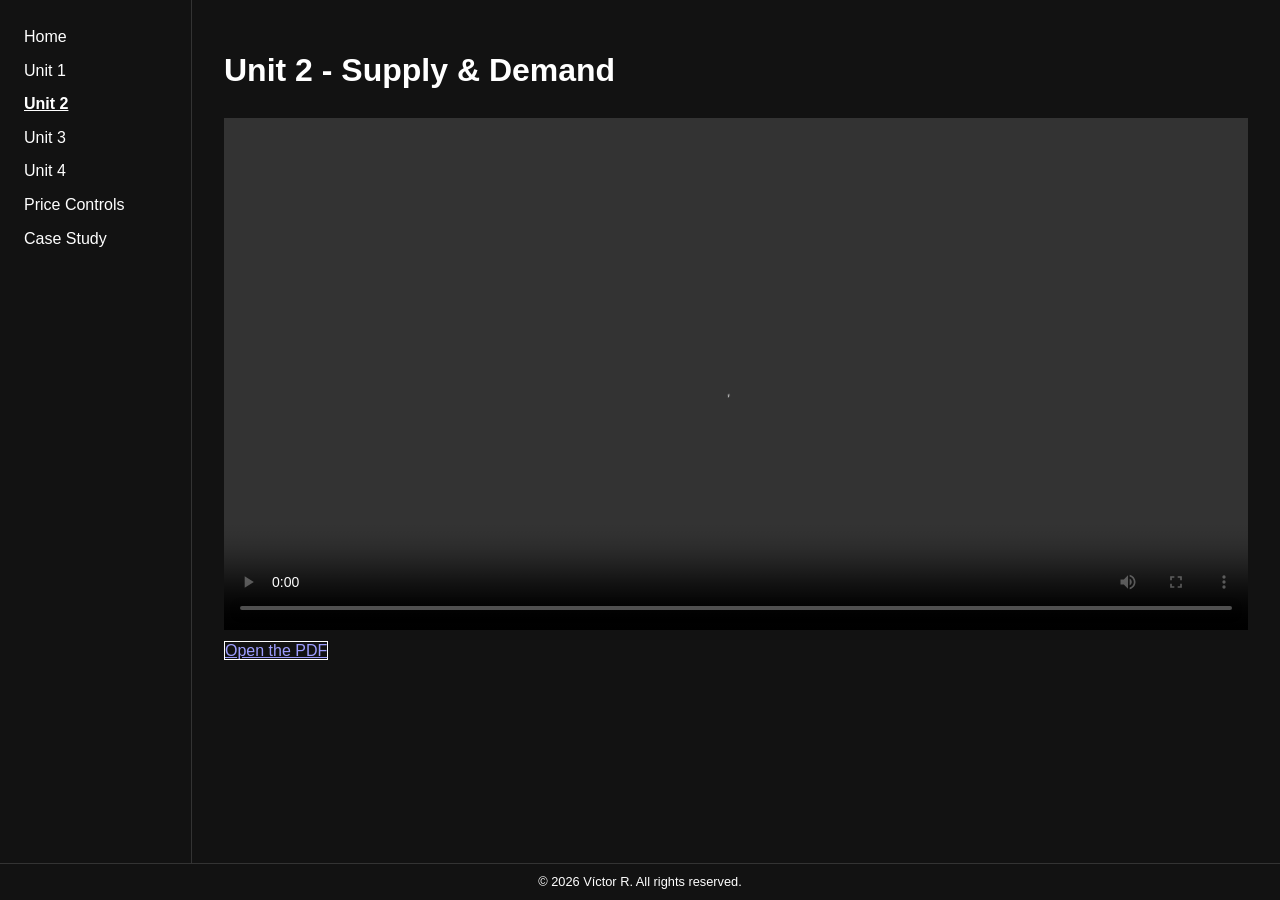
<file: src/unit2.html>
<!DOCTYPE html>
<meta charset="utf-8">
<meta name="viewport" content="width=device-width">
<title>Unit 2 - Supply & Demand</title>
<link rel="stylesheet" href="style.css">
<nav>
    <a href="index.html">Home</a>
    <a href="unit1.html">Unit 1</a>
    <u><b><a href="unit2.html">Unit 2</a></b></u>
    <a href="unit3.html">Unit 3</a>
    <a href="unit4.html">Unit 4</a>
    <a href="price-controls.html">Price Controls</a>
    <a href="case-study.html">Case Study</a>
</nav>
<main>
  <h1>Unit 2 - Supply & Demand</h1>
  <video controls src="../video/unit2.mp4"></video>
  <object data="../pdf/unit2.pdf" type="application/pdf"><a href="../pdf/unit2.pdf">Open the PDF</a></object>
</main>
<footer>© 2026 Víctor R. All rights reserved.</footer>
</file>
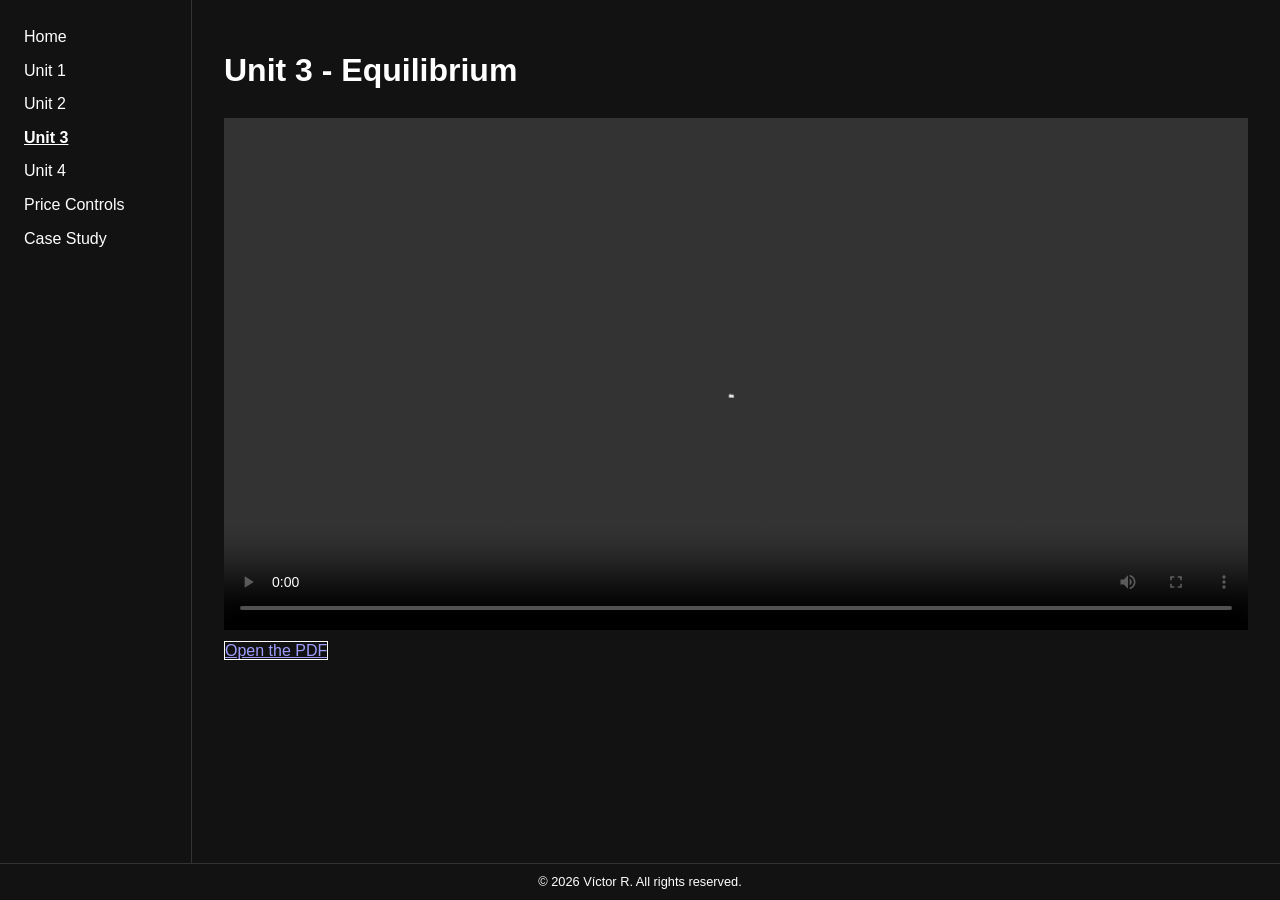
<file: src/unit3.html>
<!DOCTYPE html>
<meta charset="utf-8">
<meta name="viewport" content="width=device-width">
<title>Unit 3 - Equilibrium</title>
<link rel="stylesheet" href="style.css">
<nav>
    <a href="index.html">Home</a>
    <a href="unit1.html">Unit 1</a>
    <a href="unit2.html">Unit 2</a>
    <u><b><a href="unit3.html">Unit 3</a></b></u>
    <a href="unit4.html">Unit 4</a>
    <a href="price-controls.html">Price Controls</a>
    <a href="case-study.html">Case Study</a>
</nav>
<main>
  <h1>Unit 3 - Equilibrium</h1>
  <video controls src="../video/unit3.mp4"></video>
  <object data="../pdf/unit3.pdf" type="application/pdf"><a href="../pdf/unit3.pdf">Open the PDF</a></object>
</main>
<footer>© 2026 Víctor R. All rights reserved.</footer>
</file>
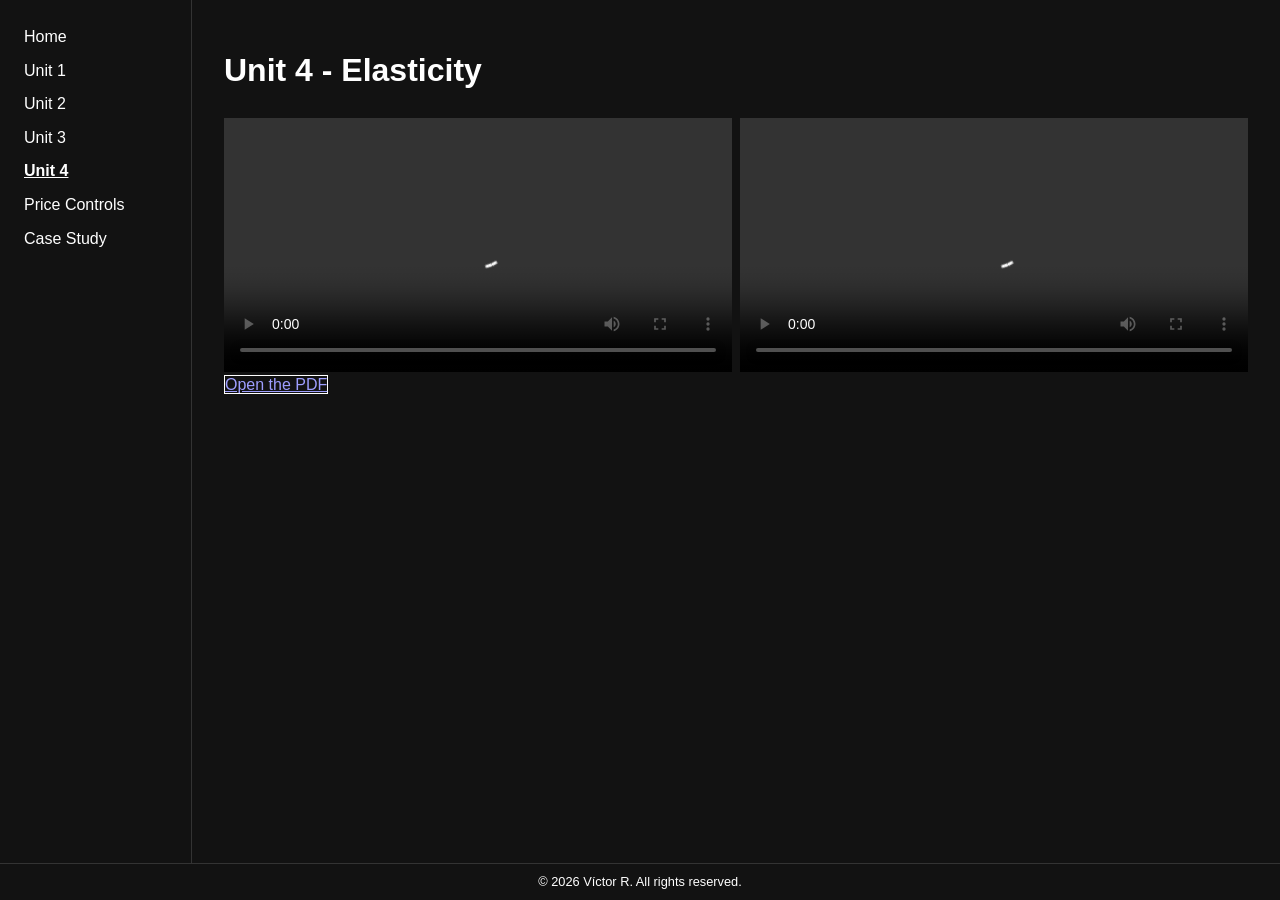
<file: src/unit4.html>
<!DOCTYPE html>
<meta charset="utf-8">
<meta name="viewport" content="width=device-width">
<title>Unit 4 - Elasticity</title>
<link rel="stylesheet" href="style.css">
<nav>
    <a href="index.html">Home</a>
    <a href="unit1.html">Unit 1</a>
    <a href="unit2.html">Unit 2</a>
    <a href="unit3.html">Unit 3</a>
    <u><b><a href="unit4.html">Unit 4</a></b></u>
    <a href="price-controls.html">Price Controls</a>
    <a href="case-study.html">Case Study</a>
</nav>
<main>
  <h1>Unit 4 - Elasticity</h1>
  <div class="container">
    <video controls src="../video/unit4-1.mp4"></video>
    <video controls src="../video/unit4-2.mp4"></video>
  </div>
  <object data="../pdf/unit4.pdf" type="application/pdf"><a href="../pdf/unit4.pdf">Open the PDF</a></object>
</main>
<footer>© 2026 Víctor R. All rights reserved.</footer>
</file>
<file: style.css>
:root { color-scheme: dark; }
body { display: flex; margin: 0; min-height: 100vh; font-family: sans-serif; }
nav { display: flex; flex-direction: column; gap: .5rem; width: 12rem; padding: 1.5rem; border-right: 1px solid #333; }
nav a { color: inherit; text-decoration: none; }
nav { position: sticky; top: 0; height: 100vh; box-sizing: border-box; display: flex; flex-direction: column; gap: .5rem; width: 12rem; padding: 1.5rem; border-right: 1px solid #333; }
main { flex: 1; padding: 1.5rem 2rem 3rem; gap: 3rem;}
video, object { width: 100%; }
object { height: 90vh; border: 1px solid white; margin-top: 2rem; }
.container { display: flex; gap: 8px;}
.container video { flex: 1; min-width: 0; }
img { max-width: 100%; border: 1px solid white; }
footer { position: fixed; bottom: 0; left: 0; right: 0; padding: .5rem; text-align: center; font-size: .8rem; background: Canvas; border-top: 1px solid #333; }
body { line-height: 1.6; }
</file>
<file: src/style.css>
:root { color-scheme: dark; }
body { display: flex; margin: 0; min-height: 100vh; font-family: sans-serif; }
nav { display: flex; flex-direction: column; gap: .5rem; width: 12rem; padding: 1.5rem; border-right: 1px solid #333; }
nav a { color: inherit; text-decoration: none; }
nav { position: sticky; top: 0; height: 100vh; box-sizing: border-box; display: flex; flex-direction: column; gap: .5rem; width: 12rem; padding: 1.5rem; border-right: 1px solid #333; }
main { flex: 1; padding: 1.5rem 2rem 3rem; gap: 3rem;}
video, object { width: 100%; }
object { height: 90vh; border: 1px solid white; margin-top: 2rem; }
.container { display: flex; gap: 8px;}
.container video { flex: 1; min-width: 0; }
img { max-width: 100%; border: 1px solid white; }
footer { position: fixed; bottom: 0; left: 0; right: 0; padding: .5rem; text-align: center; font-size: .8rem; background: Canvas; border-top: 1px solid #333; }
body { line-height: 1.6; }
</file>
